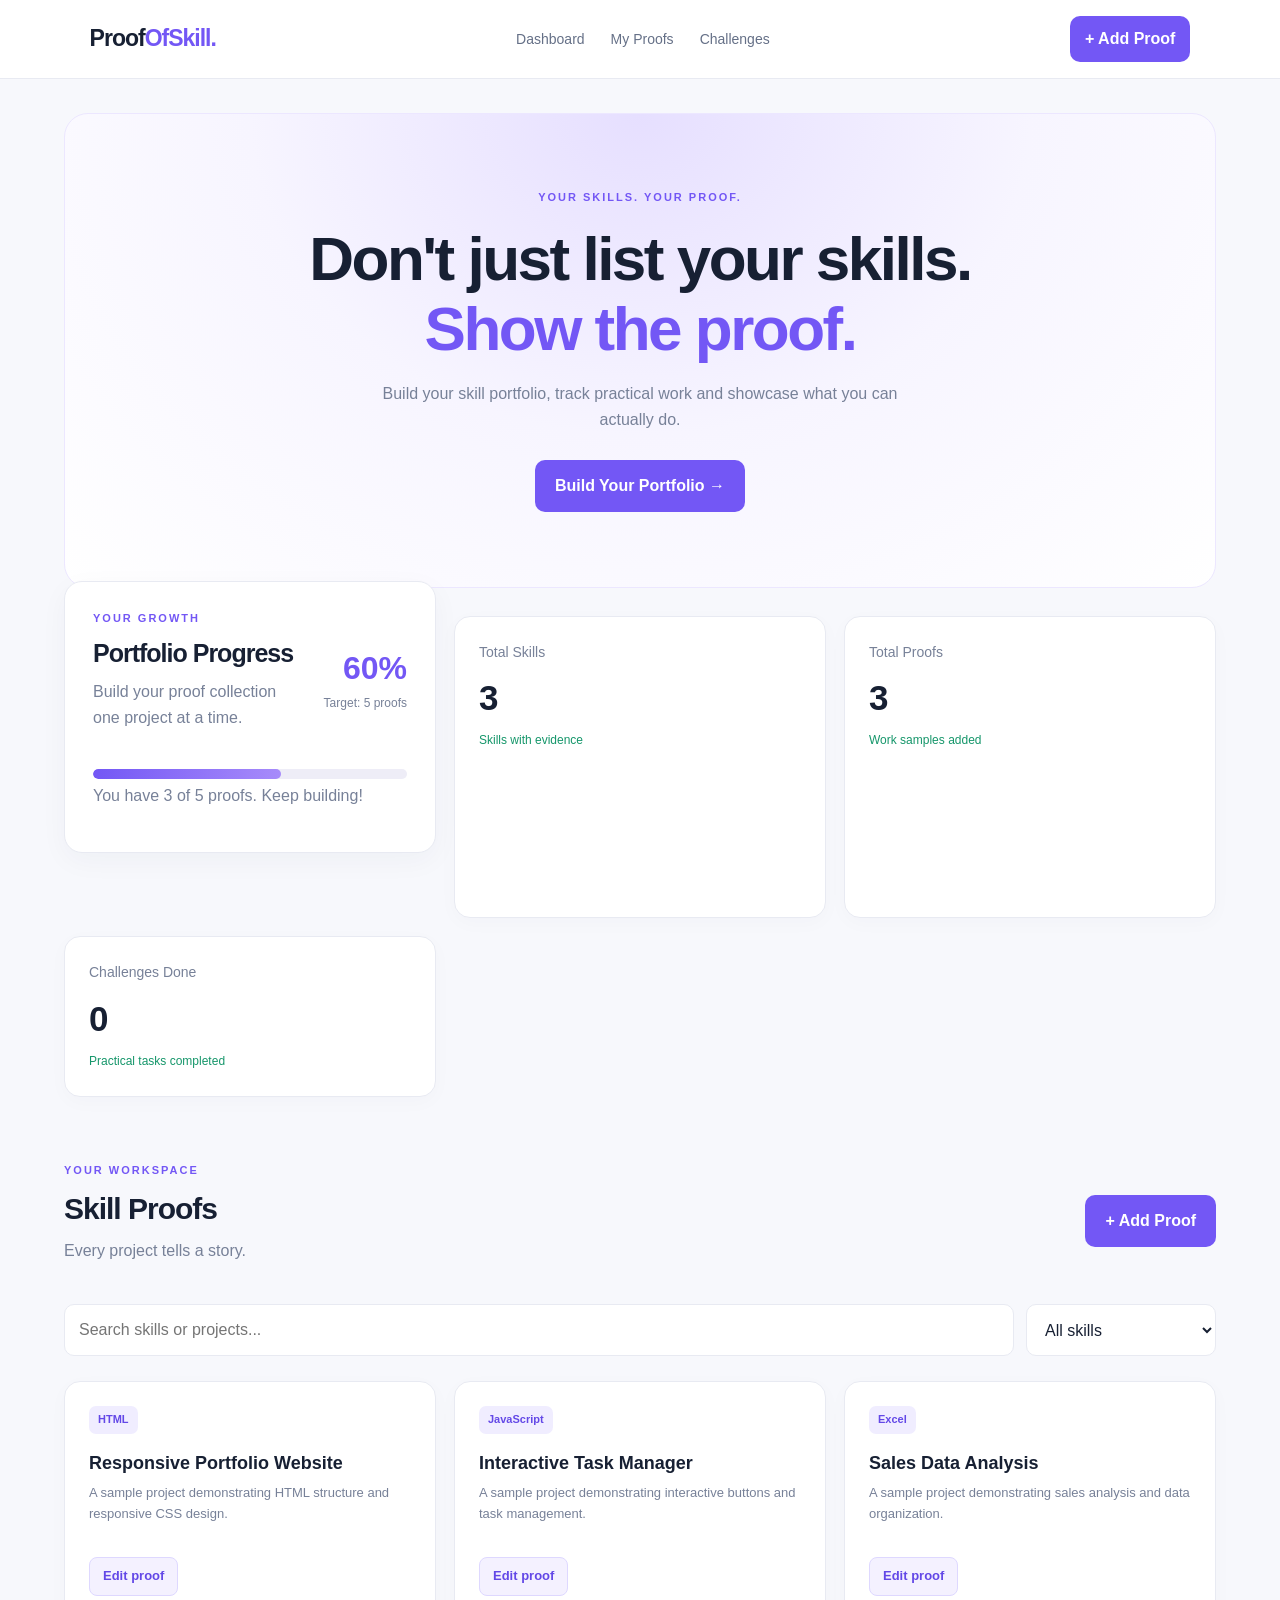
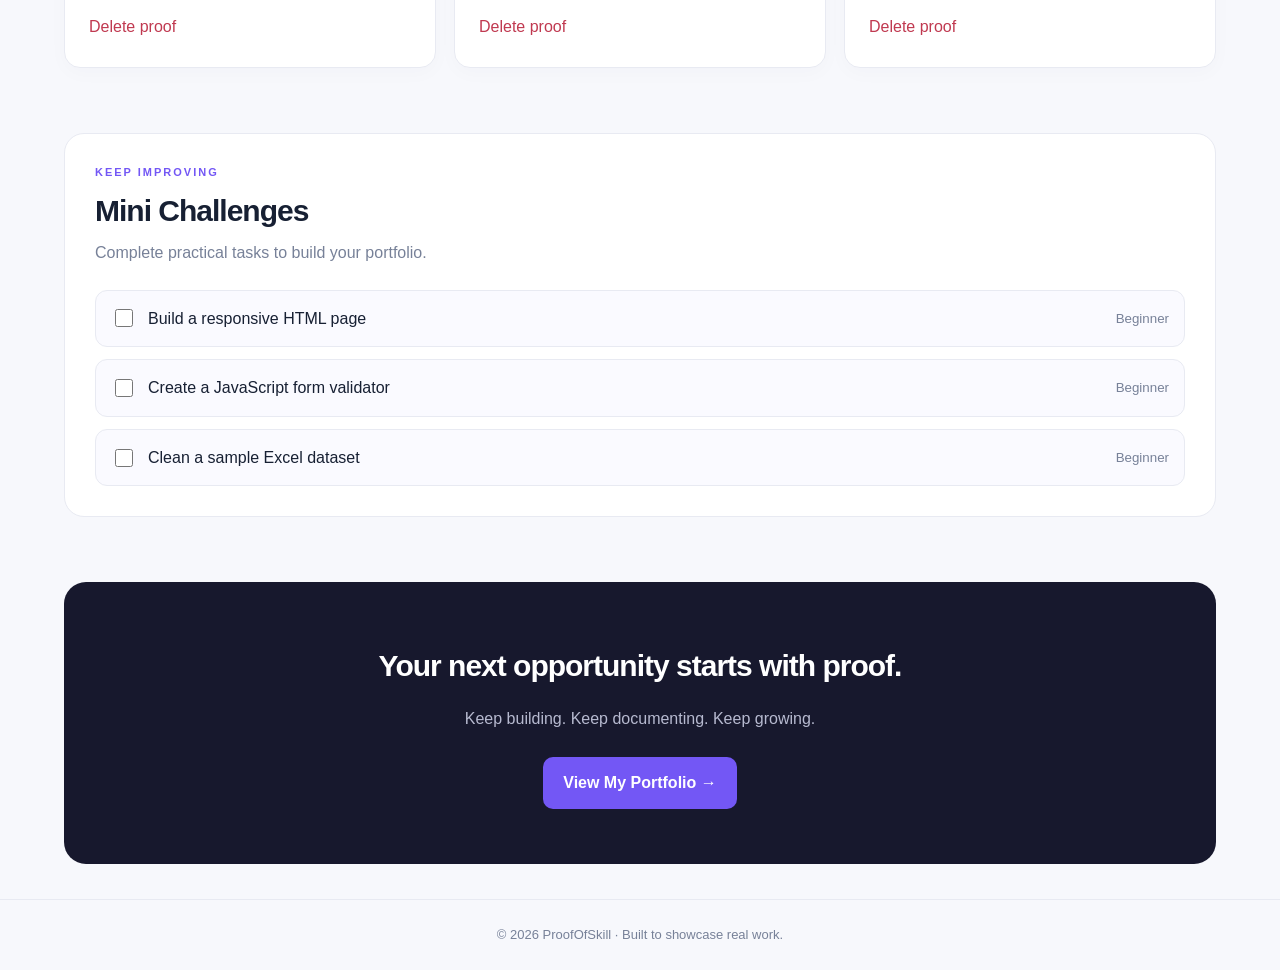
<file: index.html>
<!DOCTYPE html>
<html lang="en">
<head>
  <meta charset="UTF-8">
  <meta name="viewport" content="width=device-width, initial-scale=1.0">
  <title>ProofOfSkill | Show Your Skills</title>
  <link rel="stylesheet" href="style.css">
  <script src="script.js" defer></script>
</head>
<body>
  <nav class="navbar">
    <a class="logo" href="#">Proof<span>OfSkill.</span></a>
    <div class="nav-links">
      <a href="#dashboard">Dashboard</a>
      <a href="#proofs">My Proofs</a>
      <a href="#challenges">Challenges</a>
    </div>
    <button class="btn btn-small" id="openForm">+ Add Proof</button>
  </nav>

  <main class="container">
    <section class="hero">
      <div class="eyebrow">YOUR SKILLS. YOUR PROOF.</div>
      <h1>Don't just list your skills.<br>
        <span>Show the proof.</span>
      </h1>
      <p>Build your skill portfolio, track practical work
        and showcase what you can actually do.</p>
      <button class="btn" id="heroButton">Build Your Portfolio →</button>
    </section>

    <section id="dashboard" class="stats">
        
<section class="progress-panel">
  <div class="progress-info">
    <div>
      <div class="eyebrow">YOUR GROWTH</div>
      <h2>Portfolio Progress</h2>
      <p class="muted">
        Build your proof collection one project at a time.
      </p>
    </div>
    <div class="progress-number">
      <strong id="progressPercent">0%</strong>
      <span>Target: 5 proofs</span>
    </div>
  </div>

  <div
    class="progress-track"
    role="progressbar"
    aria-label="Portfolio progress"
    aria-valuemin="0"
    aria-valuemax="100"
    aria-valuenow="0"
    id="progressTrack"
  >
    <div id="progressFill" class="progress-fill"></div>
  </div>

  <p id="progressMessage" class="muted">
    Add your first proof to start building your portfolio.
  </p>
</section>

      <div class="stat-card">
        <p>Total Skills</p>
        <h2 id="skillCount">0</h2>
        <span>Skills with evidence</span>
      </div>
      <div class="stat-card">
        <p>Total Proofs</p>
        <h2 id="proofCount">0</h2>
        <span>Work samples added</span>
      </div>
      <div class="stat-card">
        <p>Challenges Done</p>
        <h2 id="challengeCount">0</h2>
        <span>Practical tasks completed</span>
      </div>
    </section>

    <section id="proofs" class="section">
      <div class="section-heading">
        <div>
          <div class="eyebrow">YOUR WORKSPACE</div>
          <h2>Skill Proofs</h2>
          <p class="muted">Every project tells a story.</p>
        </div>
        <button class="btn" id="sectionAdd">+ Add Proof</button>
      </div>

      <div class="toolbar">
        <input id="searchInput" type="search"
          placeholder="Search skills or projects...">
        <select id="filterSelect">
          <option value="All">All skills</option>
          <option value="HTML">HTML</option>
          <option value="CSS">CSS</option>
          <option value="JavaScript">JavaScript</option>
          <option value="Python">Python</option>
          <option value="Excel">Excel</option>
          <option value="Power BI">Power BI</option>
          <option value="Other">Other</option>
        </select>
      </div>

      <div id="proofGrid" class="proof-grid"></div>
    </section>

    <section id="challenges" class="section challenge-section">
      <div class="eyebrow">KEEP IMPROVING</div>
      <h2>Mini Challenges</h2>
      <p class="muted">Complete practical tasks to build your portfolio.</p>
      <div id="challengeList" class="challenge-list"></div>
    </section>

    <section class="cta">
      <h2>Your next opportunity starts with proof.</h2>
      <p>Keep building. Keep documenting. Keep growing.</p>
      <button class="btn" id="portfolioButton">View My Portfolio →</button>
    </section>
  </main>

  <footer>© 2026 ProofOfSkill · Built to showcase real work.</footer>

 
<div id="formModal" class="modal hidden">
  <div class="modal-card">
    <div class="modal-heading">
      <div>
        <div class="eyebrow">DOCUMENT YOUR WORK</div>
        <h2 id="formHeading">Add Skill Proof</h2>
        <p class="muted" id="formSubtitle">
          Showcase what you have built.
        </p>
      </div>
      <button type="button" id="closeForm" class="close-btn"
        aria-label="Close form">×</button>
    </div>

    <form id="proofForm">
      <label for="skill">Skill</label>
      <select id="skill" required>
        <option value="">Select a skill</option>
        <option>HTML</option>
        <option>CSS</option>
        <option>JavaScript</option>
        <option>Python</option>
        <option>Excel</option>
        <option>Power BI</option>
        <option>Other</option>
      </select>

      <label for="title">Project title</label>
      <input id="title" maxlength="80"
        placeholder="e.g. Interactive Portfolio" required>

      <label for="description">Project description</label>
      <textarea id="description" maxlength="500"
        placeholder="Describe your project..." required></textarea>

      <label for="projectUrl">Project URL (optional)</label>
      <input id="projectUrl" type="url"
        placeholder="https://github.com/username/project">

      <div class="form-actions">
        <button type="button" id="cancelForm" class="cancel-btn">
          Cancel
        </button>
        <button class="btn submit-btn" id="saveButton" type="submit">
          Save Proof
        </button>
      </div>
    </form>
  </div>
</div>


  <div id="toast" class="toast" role="status"></div>
</body>
</html>
</file>
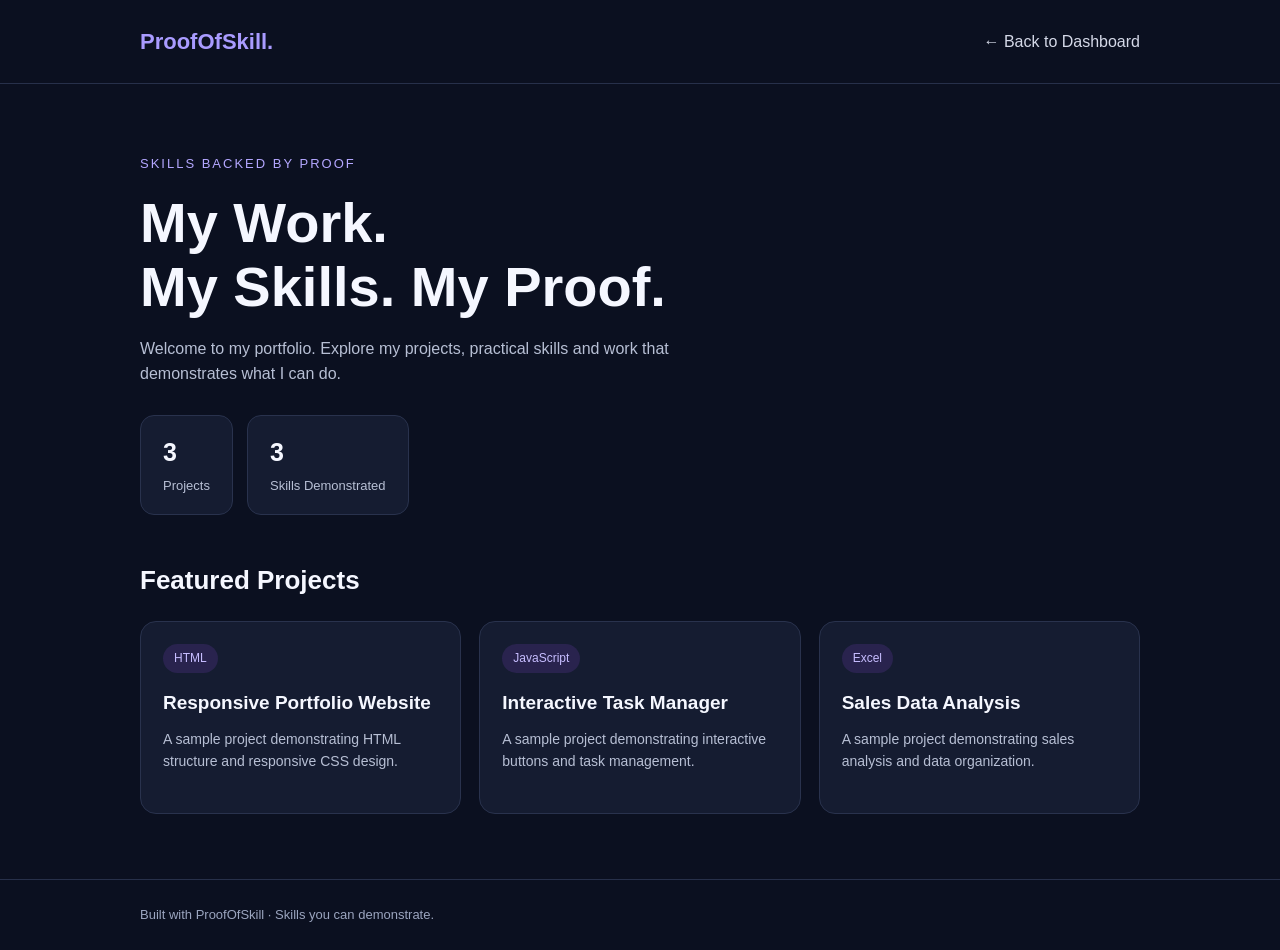
<file: portfolio.html>
<!DOCTYPE html>
<html lang="en">
<head>
  <meta charset="UTF-8">
  <meta name="viewport" content="width=device-width, initial-scale=1.0">
  <title>My Skill Portfolio | ProofOfSkill</title>

  <style>
    * {
      box-sizing: border-box;
      margin: 0;
      padding: 0;
    }

    body {
      font-family: Arial, sans-serif;
      background: #0b1020;
      color: #f5f7ff;
      line-height: 1.6;
    }

    .container {
      width: min(100% - 36px, 1000px);
      margin: auto;
    }

    header {
      padding: 24px 0;
      border-bottom: 1px solid #27304a;
    }

    nav {
      display: flex;
      justify-content: space-between;
      align-items: center;
      gap: 16px;
    }

    .logo {
      color: #a99bff;
      font-size: 22px;
      font-weight: bold;
    }

    nav a {
      color: #d5d9e8;
      text-decoration: none;
    }

    .hero {
      padding: 70px 0 45px;
    }

    .tag {
      color: #b4a7ff;
      font-size: 13px;
      letter-spacing: 2px;
      text-transform: uppercase;
    }

    h1 {
      font-size: clamp(34px, 6vw, 56px);
      line-height: 1.15;
      margin: 16px 0;
    }

    .intro {
      color: #b7bfd4;
      max-width: 620px;
    }

    .stats {
      display: flex;
      flex-wrap: wrap;
      gap: 14px;
      margin-top: 28px;
    }

    .stat {
      background: #151c31;
      border: 1px solid #29324d;
      padding: 16px 22px;
      border-radius: 14px;
    }

    .stat strong {
      display: block;
      font-size: 25px;
    }

    .stat span {
      color: #b7bfd4;
      font-size: 13px;
    }

    .section-title {
      font-size: 26px;
      margin-bottom: 20px;
    }

    .projects {
      display: grid;
      grid-template-columns: repeat(auto-fit, minmax(240px, 1fr));
      gap: 18px;
      padding-bottom: 65px;
    }

    .card {
      background: #151c31;
      border: 1px solid #29324d;
      border-radius: 16px;
      padding: 22px;
      overflow-wrap: anywhere;
    }

    .skill {
      display: inline-block;
      background: #29234e;
      color: #c7bdff;
      padding: 5px 11px;
      border-radius: 20px;
      font-size: 12px;
      margin-bottom: 15px;
    }

    .card h3 {
      font-size: 19px;
      margin-bottom: 9px;
    }

    .card p {
      color: #b7bfd4;
      font-size: 14px;
      margin-bottom: 18px;
    }

    .project-link {
      color: #b4a7ff;
      text-decoration: none;
      font-weight: bold;
    }

    .empty {
      color: #b7bfd4;
      background: #151c31;
      padding: 24px;
      border-radius: 14px;
      grid-column: 1 / -1;
    }

    footer {
      border-top: 1px solid #27304a;
      padding: 25px 0;
      color: #9ba5bf;
      font-size: 13px;
    }

    @media (max-width: 500px) {
      .hero {
        padding-top: 45px;
      }

      nav {
        align-items: flex-start;
        flex-direction: column;
      }
    }
  </style>
</head>

<body>
  <header>
    <nav class="container">
      <div class="logo">ProofOfSkill.</div>
      <a href="index.html">← Back to Dashboard</a>
    </nav>
  </header>

  <main class="container">
    <section class="hero">
      <div class="tag">Skills backed by proof</div>

      <h1>My Work.<br>My Skills. My Proof.</h1>

      <p class="intro">
        Welcome to my portfolio. Explore my projects,
        practical skills and work that demonstrates what I can do.
      </p>

      <div class="stats">
        <div class="stat">
          <strong id="projectCount">0</strong>
          <span>Projects</span>
        </div>

        <div class="stat">
          <strong id="skillCount">0</strong>
          <span>Skills Demonstrated</span>
        </div>
      </div>
    </section>

    <section>
      <h2 class="section-title">Featured Projects</h2>
      <div class="projects" id="projectGrid"></div>
    </section>
  </main>

  <footer>
    <div class="container">
      Built with ProofOfSkill · Skills you can demonstrate.
    </div>
  </footer>

  <script>
    const STORAGE_KEY = "proofofskill_proofs";

    function safeUrl(url) {
      try {
        const parsed = new URL(url);
        return ["http:", "https:"].includes(parsed.protocol)
          ? parsed.href
          : "";
      } catch {
        return "";
      }
    }

    function loadProjects() {
      try {
        const saved = localStorage.getItem(STORAGE_KEY);
        const projects = saved ? JSON.parse(saved) : [];
        return Array.isArray(projects) ? projects : [];
      } catch {
        return [];
      }
    }

    const projects = loadProjects();
    const grid = document.getElementById("projectGrid");

    const skills = new Set(
      projects.map(project => project.skill).filter(Boolean)
    );

    document.getElementById("projectCount").textContent =
      projects.length;

    document.getElementById("skillCount").textContent =
      skills.size;

    if (projects.length === 0) {
      grid.innerHTML =
        '<div class="empty">No projects added yet. Add a skill proof from your dashboard first.</div>';
    } else {
      projects.forEach(project => {
        const card = document.createElement("article");
        card.className = "card";

        const skill = document.createElement("span");
        skill.className = "skill";
        skill.textContent = project.skill || "Skill";

        const title = document.createElement("h3");
        title.textContent = project.title || "Untitled Project";

        const description = document.createElement("p");
        description.textContent =
          project.description || "Project description not provided.";

        card.append(skill, title, description);

        const url = safeUrl(project.projectUrl || "");

        if (url) {
          const link = document.createElement("a");
          link.className = "project-link";
          link.href = url;
          link.target = "_blank";
          link.rel = "noopener noreferrer";
          link.textContent = "View Project ↗";
          card.appendChild(link);
        }

        grid.appendChild(card);
      });
    }
  </script>
</body>
</html>
</file>
<file: style.css>
:root {
  --bg: #f7f8fc;
  --surface: #ffffff;
  --text: #172033;
  --muted: #778198;
  --accent: #7357f5;
  --border: #e8eaf2;
  --green: #15966a;
}

* { box-sizing: border-box; }

html { scroll-behavior: smooth; }

body {
  margin: 0;
  background: var(--bg);
  color: var(--text);
  font-family: Inter, "Segoe UI", Arial, sans-serif;
  line-height: 1.6;
}

button, input, select, textarea { font: inherit; }
button, a { -webkit-tap-highlight-color: transparent; }
a { color: inherit; text-decoration: none; }

.navbar {
  min-height: 76px;
  padding: 16px 7%;
  display: flex;
  justify-content: space-between;
  align-items: center;
  gap: 20px;
  background: rgba(255,255,255,.95);
  border-bottom: 1px solid var(--border);
  position: sticky;
  top: 0;
  z-index: 5;
}

.logo { font-size: 23px; font-weight: 800; letter-spacing: -1px; }
.logo span { color: var(--accent); }

.nav-links { display: flex; gap: 26px; color: #657087; font-size: 14px; }
.nav-links a:hover { color: var(--accent); }

.btn {
  border: 0;
  border-radius: 10px;
  padding: 13px 20px;
  background: var(--accent);
  color: white;
  font-weight: 700;
  cursor: pointer;
  transition: transform .2s, background .2s;
}

.btn:hover { background: #6043e4; transform: translateY(-2px); }
.btn-small { padding: 10px 15px; }

.container { max-width: 1160px; width: 90%; margin: auto; }

.hero {
  margin-top: 34px;
  padding: 75px 24px;
  text-align: center;
  border-radius: 24px;
  background: radial-gradient(ellipse at 50% 0%, #e6dfff 0%, #f7f5ff 48%, #fff 100%);
  border: 1px solid #ece7ff;
}

.eyebrow {
  font-size: 11px;
  letter-spacing: 2px;
  color: var(--accent);
  font-weight: 800;
}

.hero h1 {
  font-size: clamp(36px, 6vw, 62px);
  letter-spacing: -2.5px;
  line-height: 1.12;
  margin: 18px 0;
}

.hero h1 span { color: var(--accent); }
.hero p { color: var(--muted); max-width: 520px; margin: 0 auto 28px; }

.stats {
  display: grid;
  grid-template-columns: repeat(3, 1fr);
  gap: 18px;
  margin: 28px 0 65px;
}

.stat-card, .proof-card {
  background: var(--surface);
  border: 1px solid var(--border);
  border-radius: 16px;
  padding: 24px;
  box-shadow: 0 5px 20px rgba(30,40,80,.025);
}

.stat-card p { margin: 0; font-size: 14px; color: var(--muted); }
.stat-card h2 { margin: 7px 0 0; font-size: 35px; }
.stat-card span { color: var(--green); font-size: 12px; }

.section { margin: 65px 0; scroll-margin-top: 100px; }
.section-heading { display: flex; justify-content: space-between; align-items: center; gap: 20px; }
.section h2, .cta h2 { font-size: 30px; letter-spacing: -1px; margin: 5px 0; }
.muted { color: var(--muted); margin-top: 4px; }

.toolbar { display: flex; gap: 12px; margin: 25px 0; }
input, select, textarea {
  width: 100%;
  min-width: 0;
  padding: 12px 14px;
  border: 1px solid var(--border);
  border-radius: 10px;
  background: white;
  color: var(--text);
  outline: none;
}

input:focus, select:focus, textarea:focus {
  border-color: var(--accent);
  box-shadow: 0 0 0 3px #7357f51a;
}

.toolbar input { flex: 1; }
.toolbar select { max-width: 190px; }

.proof-grid { display: grid; grid-template-columns: repeat(3, 1fr); gap: 18px; }

.proof-card { display: flex; flex-direction: column; align-items: flex-start; }
.skill-tag {
  display: inline-block;
  background: #f0edff;
  color: #6348e7;
  border-radius: 7px;
  padding: 5px 9px;
  font-size: 11px;
  font-weight: 800;
}
.proof-card h3 { font-size: 18px; margin: 15px 0 6px; }
.proof-card p { color: var(--muted); font-size: 13px; margin: 0 0 20px; overflow-wrap: anywhere; }
.proof-link { color: var(--accent); font-size: 13px; font-weight: 700; margin-top: auto; }
.delete-btn { margin-top: 14px; color: #c03950; border: 0; background: transparent; cursor: pointer; padding: 4px 0; }
.empty { grid-column: 1 / -1; padding: 38px; text-align: center; background: white; border: 1px dashed #d8d9e5; border-radius: 16px; color: var(--muted); }

.challenge-section { background: #fff; padding: 30px; border: 1px solid var(--border); border-radius: 20px; }
.challenge-list { display: grid; gap: 12px; margin-top: 24px; }
.challenge-item { display: flex; align-items: center; gap: 12px; padding: 15px; background: #fafaff; border: 1px solid var(--border); border-radius: 12px; }
.challenge-item input { width: 18px; height: 18px; accent-color: var(--accent); }
.challenge-item span { flex: 1; }
.challenge-item small { color: var(--muted); }

.cta { text-align: center; padding: 55px 20px; background: #17182d; color: white; border-radius: 22px; margin: 65px 0 35px; }
.cta p { color: #b7bad0; margin-bottom: 25px; }

footer { text-align: center; padding: 25px; border-top: 1px solid var(--border); color: var(--muted); font-size: 13px; }

.modal { position: fixed; inset: 0; z-index: 10; background: #10132699; display: flex; align-items: center; justify-content: center; padding: 18px; overflow-y: auto; }
.hidden { display: none !important; }
.modal-card { width: 100%; max-width: 500px; max-height: 92vh; overflow-y: auto; background: white; padding: 28px; border-radius: 20px; }
.modal-heading { display: flex; align-items: flex-start; justify-content: space-between; margin-bottom: 20px; }
.modal-heading h2 { margin: 5px 0; }
.close-btn { border: 0; background: #f0f1f7; border-radius: 8px; font-size: 24px; cursor: pointer; width: 36px; height: 36px; }
form label { display: block; font-size: 13px; font-weight: 700; margin: 14px 0 6px; }
textarea { min-height: 100px; resize: vertical; }
.submit-btn { width: 100%; margin-top: 22px; }

.toast { position: fixed; z-index: 20; bottom: 22px; left: 50%; transform: translateX(-50%); background: #172033; color: white; padding: 12px 20px; border-radius: 10px; opacity: 0; pointer-events: none; transition: opacity .2s; max-width: 90%; text-align: center; }
.toast.show { opacity: 1; }

@media (max-width: 760px) {
  .navbar { padding: 14px 5%; flex-wrap: wrap; }
  .nav-links { order: 3; width: 100%; justify-content: center; gap: 20px; font-size: 12px; }
  .container { width: 92%; }
  .hero { padding: 55px 16px; }
  .hero h1 { letter-spacing: -1.5px; }
  .stats { grid-template-columns: 1fr; gap: 12px; margin-bottom: 45px; }
  .stat-card { padding: 18px; }
  .proof-grid { grid-template-columns: 1fr; }
  .toolbar { flex-direction: column; }
  .toolbar select { max-width: none; }
  .section-heading { align-items: flex-start; }
  .section-heading .btn { padding: 10px; font-size: 12px; }
  .section h2, .cta h2 { font-size: 25px; }
  .challenge-section { padding: 20px; }
  .challenge-item { flex-wrap: wrap; }
}

.edit-btn {
  margin-top: 12px;
  padding: 8px 13px;
  border: 1px solid #ded8ff;
  border-radius: 8px;
  background: #f4f1ff;
  color: #6348e7;
  font-size: 13px;
  font-weight: 700;
  cursor: pointer;
  transition: background .2s, transform .2s;
}

.edit-btn:hover {
  background: #e8e1ff;
  transform: translateY(-1px);
}

.delete-btn:hover {
  text-decoration: underline;
}

.progress-panel {
  padding: 28px;
  margin: -35px 0 65px;
  background: white;
  border: 1px solid var(--border);
  border-radius: 18px;
  box-shadow: 0 8px 28px rgba(30, 40, 80, .04);
}

.progress-info {
  display: flex;
  justify-content: space-between;
  align-items: center;
  gap: 20px;
}

.progress-info h2 {
  margin: 6px 0;
  font-size: 25px;
  letter-spacing: -1px;
}

.progress-number {
  display: flex;
  flex-direction: column;
  align-items: flex-end;
  white-space: nowrap;
}

.progress-number strong {
  font-size: 32px;
  color: var(--accent);
}

.progress-number span {
  color: var(--muted);
  font-size: 12px;
}

.progress-track {
  height: 10px;
  margin-top: 22px;
  border-radius: 20px;
  background: #eeedf7;
  overflow: hidden;
}

.progress-fill {
  height: 100%;
  width: 0%;
  border-radius: inherit;
  background: linear-gradient(90deg, #7357f5, #a78bfa);
  transition: width .35s ease;
}

@media (max-width: 600px) {
  .progress-panel { padding: 20px; margin-top: -25px; }
  .progress-info { align-items: flex-start; }
  .progress-info h2 { font-size: 21px; }
  .progress-number strong { font-size: 26px; }
}

/* ===== ProofOfSkill Mobile Responsive Fix ===== */

* {
  box-sizing: border-box;
}

html {
  width: 100%;
  overflow-x: hidden;
  scroll-behavior: smooth;
}

body {
  width: 100%;
  min-width: 0;
  margin: 0;
  overflow-x: hidden;
}

img, video, canvas {
  max-width: 100%;
  height: auto;
}

/* Tablet */
@media screen and (max-width: 768px) {
  .navbar {
    padding: 14px 16px;
    gap: 12px;
    flex-wrap: wrap;
  }

  .logo {
    font-size: 21px;
  }

  .nav-links {
    order: 3;
    display: flex;
    width: 100%;
    justify-content: space-between;
    gap: 10px;
    flex-wrap: wrap;
  }

  .container {
    width: calc(100% - 28px);
    max-width: 100%;
  }

  .hero {
    margin-top: 18px;
    padding: 42px 18px;
    border-radius: 18px;
  }

  .hero h1 {
    font-size: clamp(30px, 8vw, 44px);
    letter-spacing: -1px;
    overflow-wrap: anywhere;
  }

  .hero p {
    font-size: 14px;
  }

  .stats {
    grid-template-columns: repeat(2, minmax(0, 1fr));
    gap: 12px;
    margin: 20px 0 45px;
  }

  .stat-card {
    padding: 16px;
    min-width: 0;
  }

  .stat-card h2 {
    font-size: 28px;
  }

  .progress-panel {
    margin-top: -20px;
    padding: 20px;
  }

  .progress-info {
    flex-wrap: wrap;
  }

  .progress-number {
    align-items: flex-start;
  }

  .section-heading {
    align-items: flex-start;
    flex-wrap: wrap;
  }

  .proof-grid {
    grid-template-columns: repeat(2, minmax(0, 1fr));
    gap: 12px;
  }

  .proof-card {
    padding: 16px;
    min-width: 0;
    overflow-wrap: anywhere;
  }

  .toolbar {
    flex-direction: column;
  }

  .toolbar input,
  .toolbar select {
    width: 100%;
    max-width: 100%;
  }

  .challenge-section {
    padding: 20px;
  }

  .modal-card {
    padding: 20px;
  }
}

/* Small mobile phones */
@media screen and (max-width: 480px) {
  .navbar {
    padding: 12px;
  }

  .nav-links {
    font-size: 12px;
    justify-content: flex-start;
    gap: 16px;
  }

  .navbar > .btn {
    padding: 9px 11px;
    font-size: 12px;
  }

  .container {
    width: calc(100% - 24px);
  }

  .hero {
    padding: 34px 14px;
  }

  .hero h1 {
    font-size: 32px;
    line-height: 1.18;
  }

  .hero .btn {
    max-width: 100%;
    white-space: normal;
  }

  .stats {
    grid-template-columns: minmax(0, 1fr);
  }

  .stat-card h2 {
    font-size: 30px;
  }

  .section h2,
  .cta h2 {
    font-size: 24px;
  }

  .section-heading .btn {
    padding: 10px 12px;
  }

  .proof-grid {
    grid-template-columns: minmax(0, 1fr);
  }

  .proof-card h3 {
    font-size: 17px;
  }

  .progress-info h2 {
    font-size: 21px;
  }

  .progress-number strong {
    font-size: 26px;
  }

  .challenge-item {
    align-items: flex-start;
    gap: 10px;
  }

  .challenge-item span {
    min-width: 0;
    overflow-wrap: anywhere;
  }

  .cta {
    padding: 35px 16px;
  }

  .modal {
    padding: 10px;
  }

  .modal-card {
    padding: 18px;
    max-height: 90dvh;
  }

  input,
  select,
  textarea,
  button {
    max-width: 100%;
  }
}

/* Professional Add/Edit Form */

.modal-card {
  border: 1px solid #eceaf5;
  box-shadow: 0 24px 80px rgba(20, 20, 50, .22);
}

.modal-heading {
  align-items: flex-start;
  gap: 15px;
}

.modal-heading h2 {
  font-size: 25px;
  letter-spacing: -0.8px;
}

.modal-heading .muted {
  font-size: 13px;
}

#proofForm label {
  color: #333b50;
  margin-top: 17px;
}

#proofForm input,
#proofForm select,
#proofForm textarea {
  display: block;
  margin-top: 6px;
  font-size: 14px;
}

#proofForm textarea {
  min-height: 110px;
}

.form-actions {
  display: flex;
  justify-content: flex-end;
  gap: 10px;
  margin-top: 20px;
}

.form-actions .submit-btn {
  width: auto;
  margin-top: 0;
}

.cancel-btn {
  padding: 11px 17px;
  border: 1px solid var(--border);
  border-radius: 10px;
  background: white;
  color: var(--text);
  font-weight: 600;
  cursor: pointer;
}

.cancel-btn:hover {
  background: #f5f5fa;
}

@media (max-width: 480px) {
  .modal-card {
    padding: 20px 16px;
  }

  .modal-heading h2 {
    font-size: 22px;
  }

  .form-actions {
    flex-direction: column-reverse;
  }

  .form-actions button,
  .form-actions .submit-btn {
    width: 100%;
  }
}
</file>
